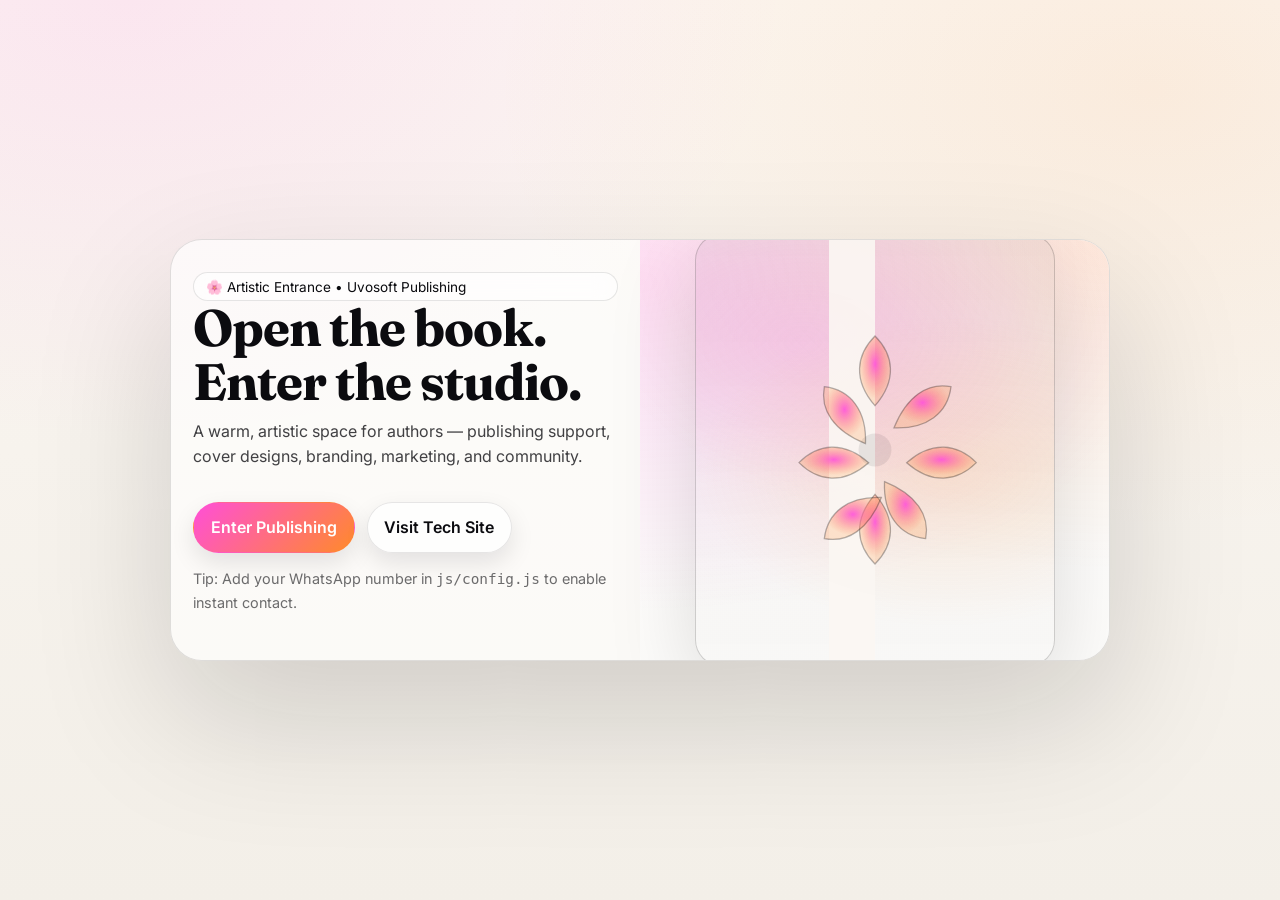
<file: index.html>
<!doctype html>
<html lang="en">
<head>
  <title>Uvosoft Publishing — Entrance</title>
  <meta charset="utf-8" />
  <meta name="viewport" content="width=device-width, initial-scale=1" />
  <meta name="description" content="An artistic entrance into Uvosoft Publishing: hybrid publishing services, cover design, marketing, and a premium authors community." />
  <meta name="robots" content="index, follow" />
  <meta name="theme-color" content="#0b0b0f" />
  <meta property="og:type" content="website" />
  <meta property="og:title" content="Uvosoft Publishing — Entrance" />
  <meta property="og:description" content="An artistic entrance into Uvosoft Publishing: hybrid publishing services, cover design, marketing, and a premium authors community." />
  <meta property="og:url" content="index.html" />
  <meta property="og:image" content="assets/og-cover.png" />
  <meta name="twitter:card" content="summary_large_image" />
  <meta name="twitter:title" content="Uvosoft Publishing — Entrance" />
  <meta name="twitter:description" content="An artistic entrance into Uvosoft Publishing: hybrid publishing services, cover design, marketing, and a premium authors community." />
  <meta name="twitter:image" content="assets/og-cover.png" />
  <link rel="icon" href="assets/favicon.svg" />
  <link rel="preconnect" href="https://fonts.googleapis.com">
  <link rel="preconnect" href="https://fonts.gstatic.com" crossorigin>
  <link href="https://fonts.googleapis.com/css2?family=Fraunces:opsz,wght@9..144,400;9..144,600;9..144,700&family=Inter:wght@400;500;600;700&display=swap" rel="stylesheet">
  <link rel="stylesheet" href="css/global.css" />
  <link rel="stylesheet" href="css/pages.css" />
  <link rel="stylesheet" href="css/loader.css" />

</head>
<body>
<a class="skip-link" href="#main">Skip to content</a>
<div id="route-loader" aria-hidden="true">
  <div class="veil"></div>
  <div class="panel" role="status" aria-live="polite">
    <div class="bar"><i></i></div>
    <div class="body">
      <div class="mark" aria-hidden="true">
        <svg viewBox="0 0 24 24" width="22" height="22" fill="none" xmlns="http://www.w3.org/2000/svg">
          <path d="M6 18V7a2 2 0 0 1 2-2h10v13" stroke="rgba(11,11,15,0.7)" stroke-width="1.8" stroke-linecap="round"/>
          <path d="M6 18a2 2 0 0 0 2 2h10" stroke="rgba(11,11,15,0.7)" stroke-width="1.8" stroke-linecap="round"/>
          <path d="M10 9h6M10 12h6" stroke="rgba(11,11,15,0.45)" stroke-width="1.8" stroke-linecap="round"/>
        </svg>
      </div>
      <div class="text">
        <strong id="route-loader-msg">Entering…</strong>
        <span>One moment — we’re preparing your page.</span>
      </div>
    </div>
  </div>
</div>

<main id="main" class="entrance">
  <div class="portal" data-animate="1" aria-label="Entrance portal">
    <div class="stage">
      <div class="left">
        <span class="badge">🌸 Artistic Entrance • Uvosoft Publishing</span>
        <h1>Open the book.<br/>Enter the studio.</h1>
        <p class="sub">A warm, artistic space for authors — publishing support, cover designs, branding, marketing, and community.</p>
        <div class="cta">
          <a class="btn primary" href="home.html" data-route="Opening the studio…">Enter Publishing</a>
          <a class="btn" href="https://www.uvosofttech.com" target="_blank" rel="noopener">Visit Tech Site</a>
        </div>
        <p class="help" style="margin-top:14px">Tip: Add your WhatsApp number in <code>js/config.js</code> to enable instant contact.</p>
      </div>
      <div class="right" aria-hidden="true">
        <div class="book"><div class="page"></div></div>
        <img class="bloom" src="assets/floral-bloom.svg" alt="" />
      </div>
    </div>
  </div>
</main>
<script type="module">
  const prefersReduced = window.matchMedia('(prefers-reduced-motion: reduce)').matches;
  const portal = document.querySelector('.portal');
  if(prefersReduced && portal) portal.setAttribute('data-animate','0');
</script>

<script type="module" src="js/main.js"></script>
</body>
</html>
</file>
<file: css/global.css>
:root{
  --ink:#0b0b0f;
  --paper:#fbf7f2;
  --paper2:#f3efe8;
  --pink:#ff4fd8;
  --orange:#ff8a2a;
  --muted:#6b6f78;
  --card:#ffffffcc;
  --border:rgba(11,11,15,0.10);
  --shadow:0 18px 55px rgba(11,11,15,0.10);
  --radius:20px;
  --radius2:28px;
}
*{box-sizing:border-box}
html,body{height:100%}
body{
  margin:0;
  font-family:Inter, system-ui, -apple-system, Segoe UI, Roboto, Arial, sans-serif;
  color:var(--ink);
  background:radial-gradient(1200px 800px at 10% 0%, rgba(255,79,216,0.10), transparent 55%),
             radial-gradient(1200px 800px at 90% 10%, rgba(255,138,42,0.10), transparent 55%),
             linear-gradient(180deg, var(--paper), var(--paper2));
}
a{color:inherit;text-decoration:none}
img{max-width:100%;display:block}
.container{width:min(1100px,92vw);margin:0 auto}
.small{width:min(900px,92vw);margin:0 auto}
h1,.h1{font-family:Fraunces, serif;font-size:clamp(2.2rem,4vw,3.4rem);line-height:1.05;letter-spacing:-0.02em;margin:0}
h2,.h2{font-family:Fraunces, serif;font-size:clamp(1.6rem,2.6vw,2.2rem);line-height:1.15;margin:0}
p{color:rgba(11,11,15,0.78);line-height:1.6}
.badge{display:inline-flex;gap:.5rem;align-items:center;padding:.35rem .75rem;border-radius:999px;border:1px solid var(--border);background:rgba(255,255,255,0.6);backdrop-filter:blur(10px);font-size:.85rem}
.btn{display:inline-flex;align-items:center;justify-content:center;gap:.55rem;padding:.9rem 1.05rem;border-radius:999px;border:1px solid var(--border);background:rgba(255,255,255,0.75);box-shadow:0 10px 25px rgba(11,11,15,0.10);cursor:pointer;font-weight:600;transition:transform .15s ease,box-shadow .15s ease,background .15s ease}
.btn:hover{transform:translateY(-1px);box-shadow:0 14px 34px rgba(11,11,15,0.14)}
.btn.primary{border-color:transparent;background:linear-gradient(135deg,var(--pink),var(--orange));color:#fff}
.btn.ghost{background:transparent}
.btn:disabled{opacity:.6;cursor:not-allowed;transform:none}
.section{padding:76px 0}
.card{background:var(--card);border:1px solid var(--border);border-radius:var(--radius);box-shadow:var(--shadow);backdrop-filter:blur(14px)}
.grid{display:grid;gap:18px}
@media (min-width:840px){
  .grid.cols-2{grid-template-columns:1fr 1fr}
  .grid.cols-3{grid-template-columns:repeat(3,1fr)}
}
.skip-link{position:absolute;left:-9999px;top:auto;width:1px;height:1px;overflow:hidden}
.skip-link:focus{left:16px;top:16px;width:auto;height:auto;padding:.7rem 1rem;background:#fff;border:1px solid var(--border);border-radius:999px;z-index:9999}
</file>
<file: css/pages.css>
.header{position:sticky;top:0;z-index:50;border-bottom:1px solid rgba(11,11,15,0.08);background:rgba(251,247,242,0.75);backdrop-filter:blur(18px)}
.nav{display:flex;align-items:center;justify-content:space-between;padding:14px 0;gap:12px}
.brand{display:flex;align-items:center;gap:10px}
.brand .logo{width:36px;height:36px;border-radius:14px;border:1px solid rgba(11,11,15,0.12);background:linear-gradient(135deg, rgba(255,79,216,0.20), rgba(255,138,42,0.14));display:flex;align-items:center;justify-content:center}
.brand .name{font-weight:800;letter-spacing:-0.02em}
.brand .name em{font-style:normal;background:linear-gradient(135deg,var(--pink),var(--orange));-webkit-background-clip:text;background-clip:text;color:transparent}
.links{display:none;gap:14px;align-items:center}
.links a{font-weight:600;color:rgba(11,11,15,0.74)}
.links a:hover{color:rgba(11,11,15,0.95)}
.nav .actions{display:flex;gap:10px;align-items:center}
@media (min-width:920px){.links{display:flex}}
.mobile-toggle{width:42px;height:42px;border-radius:14px;background:rgba(255,255,255,0.6);border:1px solid rgba(11,11,15,0.10);display:flex;align-items:center;justify-content:center}
@media (min-width:920px){.mobile-toggle{display:none}}
.mobile-menu{display:none;padding:0 0 14px 0}
.mobile-menu.active{display:block}
.mobile-menu a{display:block;padding:12px 0;font-weight:600;border-top:1px solid rgba(11,11,15,0.06);color:rgba(11,11,15,0.78)}

.hero{padding:54px 0 34px 0}
.slideshow{position:relative;border-radius:var(--radius2);border:1px solid rgba(11,11,15,0.10);overflow:hidden;box-shadow:0 40px 120px rgba(11,11,15,0.14);background:rgba(255,255,255,0.6)}
.slide{min-height:520px;display:none;padding:46px 22px}
.slide.active{display:block}
.slide .inner{width:min(980px,92vw);margin:0 auto;display:grid;gap:22px;align-items:center}
@media (min-width:900px){.slide .inner{grid-template-columns:1.1fr 0.9fr}.slide{padding:72px 28px}}
.slide .art{border-radius:28px;border:1px solid rgba(11,11,15,0.12);background:radial-gradient(900px 520px at 0% 10%, rgba(255,79,216,0.18), transparent 55%),radial-gradient(900px 520px at 100% 0%, rgba(255,138,42,0.18), transparent 55%),linear-gradient(180deg, rgba(255,255,255,0.7), rgba(255,255,255,0.55));height:260px;position:relative;overflow:hidden}
@media (min-width:900px){.slide .art{height:360px}}
.slide .art img{position:absolute;right:14px;bottom:-10px;width:240px;opacity:.95;filter:drop-shadow(0 20px 60px rgba(11,11,15,0.18))}
.slide .sub{font-size:1.05rem;max-width:54ch}
.slide .cta{display:flex;gap:12px;flex-wrap:wrap;margin-top:14px}
.slide-nav{position:absolute;inset:auto 0 18px 0;display:flex;justify-content:center;gap:8px}
.dot{width:10px;height:10px;border-radius:999px;border:1px solid rgba(11,11,15,0.20);background:rgba(255,255,255,0.8);cursor:pointer}
.dot.active{background:linear-gradient(135deg,var(--pink),var(--orange));border-color:transparent}

.feature{padding:18px}
.feature h3{margin:0 0 8px 0;font-size:1.1rem}
.feature p{margin:0}
.icon{width:42px;height:42px;border-radius:16px;display:flex;align-items:center;justify-content:center;border:1px solid rgba(11,11,15,0.12);background:linear-gradient(135deg, rgba(255,79,216,0.15), rgba(255,138,42,0.10));margin-bottom:12px}
.divider{height:70px;background:url("../assets/floral-divider.svg") center/cover no-repeat;opacity:0.9}
.footer{padding:30px 0 46px 0;border-top:1px solid rgba(11,11,15,0.08)}
.footer .cols{display:grid;gap:18px}
@media (min-width:860px){.footer .cols{grid-template-columns:1.1fr 0.9fr 0.9fr}}
.footer a{color:rgba(11,11,15,0.74)} .footer a:hover{color:rgba(11,11,15,0.95)}
.footer .fine{margin-top:18px;color:rgba(11,11,15,0.55);font-size:.9rem}

.form{padding:18px}
.field{display:grid;gap:8px;margin-bottom:12px}
label{font-weight:600;font-size:.95rem}
input,textarea,select{width:100%;padding:12px 12px;border-radius:14px;border:1px solid rgba(11,11,15,0.14);background:rgba(255,255,255,0.78);outline:none}
textarea{min-height:120px;resize:vertical}
.help{color:rgba(11,11,15,0.6);font-size:.9rem}

.entrance{min-height:100vh;display:grid;place-items:center;padding:28px 0}
.portal{width:min(940px,92vw);border-radius:32px;border:1px solid rgba(11,11,15,0.12);background:rgba(255,255,255,0.62);box-shadow:0 55px 140px rgba(11,11,15,0.16);overflow:hidden;position:relative}
.portal .stage{display:grid}
@media (min-width:920px){.portal .stage{grid-template-columns:1fr 1fr}}
.portal .left{padding:32px 22px;display:flex;flex-direction:column;justify-content:center}
.portal .left .sub{max-width:52ch;margin-top:10px}
.portal .left .cta{margin-top:16px;display:flex;gap:12px;flex-wrap:wrap}
.portal .right{position:relative;min-height:420px;background:radial-gradient(1000px 600px at 0% 10%, rgba(255,79,216,0.18), transparent 55%),radial-gradient(1000px 600px at 100% 0%, rgba(255,138,42,0.16), transparent 55%),linear-gradient(180deg, rgba(255,255,255,0.8), rgba(255,255,255,0.5))}
.portal .book{position:absolute;left:50%;top:50%;width:min(360px,70vw);transform:translate(-50%,-50%);aspect-ratio:5/6;border-radius:26px;border:1px solid rgba(11,11,15,0.18);background:linear-gradient(180deg, rgba(11,11,15,0.06), rgba(11,11,15,0.02));overflow:hidden;box-shadow:0 28px 90px rgba(11,11,15,0.14)}
.portal .book:before{content:"";position:absolute;inset:0;background:radial-gradient(420px 260px at 30% 25%, rgba(255,79,216,0.14), transparent 60%),radial-gradient(420px 260px at 70% 55%, rgba(255,138,42,0.14), transparent 60%)}
.portal .page{position:absolute;top:0;bottom:0;right:0;width:50%;transform-origin:left center;background:rgba(251,247,242,0.92);border-left:1px solid rgba(11,11,15,0.10);animation:pageTurn 1.35s ease-in-out forwards}
.portal[data-animate="0"] .page{animation:none;transform:rotateY(0deg)}
@keyframes pageTurn{0%{transform:rotateY(0deg)}100%{transform:rotateY(-105deg)}}
.portal .bloom{position:absolute;left:50%;top:50%;width:min(380px,76vw);transform:translate(-50%,-50%) scale(0.85);opacity:0;animation:bloom 1.25s ease-out .35s forwards}
.portal[data-animate="0"] .bloom{animation:none;opacity:1}
@keyframes bloom{0%{opacity:0;transform:translate(-50%,-50%) scale(0.75)}100%{opacity:1;transform:translate(-50%,-50%) scale(1)}}

.notice{padding:14px 16px;border:1px dashed rgba(11,11,15,0.18);border-radius:16px;background:rgba(255,255,255,0.55)}
.post-grid .post{padding:16px;display:grid;gap:10px}
.tag{font-size:.85rem;padding:.25rem .6rem;border-radius:999px;border:1px solid rgba(11,11,15,0.12);background:rgba(255,255,255,0.75)}
</file>
<file: css/loader.css>
#route-loader{position:fixed;inset:0;display:none;align-items:center;justify-content:center;z-index:9999}
#route-loader.active{display:flex}
#route-loader .veil{position:absolute;inset:0;background:rgba(251,247,242,0.88);backdrop-filter:blur(16px)}
#route-loader .panel{position:relative;width:min(560px,88vw);border-radius:28px;background:rgba(255,255,255,0.75);border:1px solid rgba(11,11,15,0.12);box-shadow:0 30px 90px rgba(11,11,15,0.14);overflow:hidden}
#route-loader .bar{height:6px;width:100%;background:rgba(11,11,15,0.06)}
#route-loader .bar>i{display:block;height:100%;width:40%;background:linear-gradient(90deg,var(--pink),var(--orange));border-radius:999px;animation:loader 1.2s ease-in-out infinite}
#route-loader .body{padding:20px 22px 24px 22px;display:flex;gap:16px;align-items:flex-start}
#route-loader .mark{width:54px;height:54px;border-radius:18px;border:1px solid rgba(11,11,15,0.12);background:linear-gradient(135deg, rgba(255,79,216,0.18), rgba(255,138,42,0.12));display:flex;align-items:center;justify-content:center}
#route-loader .text strong{display:block;font-size:1rem}
#route-loader .text span{display:block;color:rgba(11,11,15,0.6);margin-top:4px;font-size:.9rem}
@keyframes loader{0%{transform:translateX(-70%)}50%{transform:translateX(60%)}100%{transform:translateX(160%)}}
</file>
